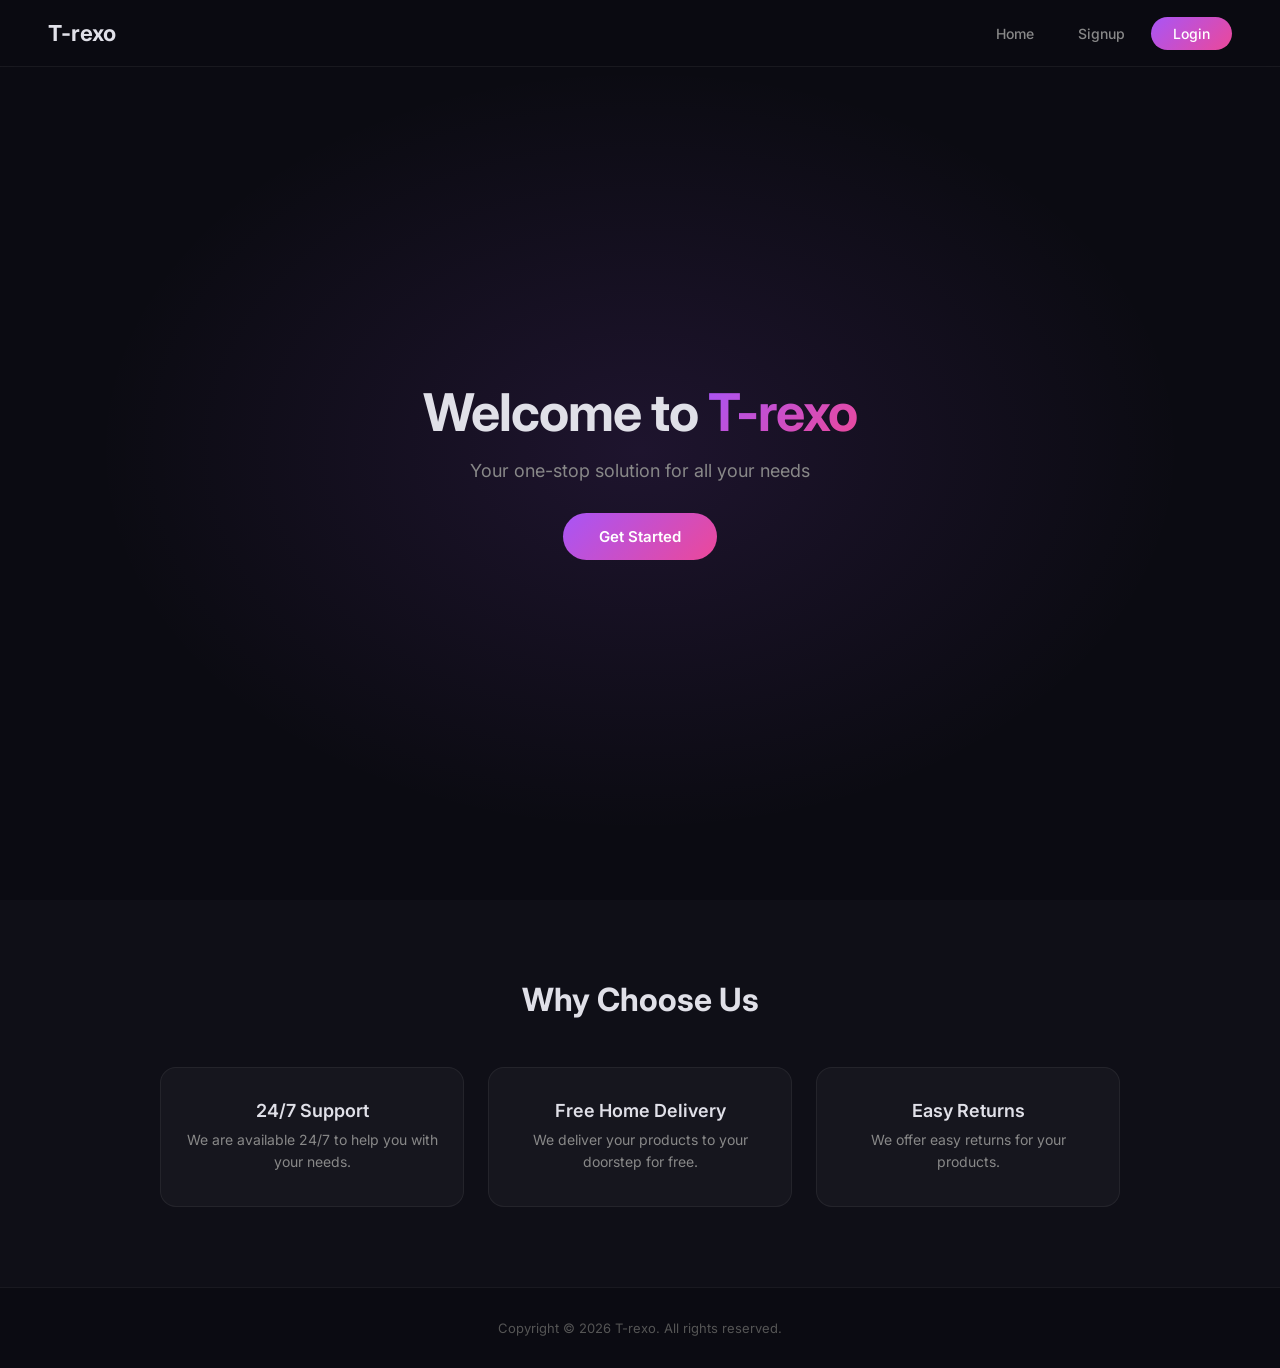
<file: index.html>
<!DOCTYPE html>
<html lang="en">

<head>
    <meta charset="UTF-8">
    <meta name="viewport" content="width=device-width, initial-scale=1.0">
    <title>T-rexo</title>
    <link href="https://fonts.googleapis.com/css2?family=Inter:wght@400;600;700&display=swap" rel="stylesheet">
    <link rel="stylesheet" href="style.css">
</head>

<body>
    <header class="header">
        <div class="logo">T-rexo</div>
        <div class="hamburger" id="hamburgerMenu">&#9776;</div>
        <nav class="nav" id="navMenu">
            <ul>
                <li><a href="index.html">Home</a></li>
                <li><a href="signup.html">Signup</a></li>
                <li><a href="login.html" class="login-btn">Login</a></li>
            </ul>
        </nav>
    </header>

    <section class="hero">
        <div class="hero-content">
            <h1>Welcome to <span>T-rexo</span></h1>
            <p>Your one-stop solution for all your needs</p>
            <button onclick="window.location.href='signup.html'">Get Started</button>
        </div>
    </section>

    <section class="features">
        <h2>Why Choose Us</h2>
        <div class="features-grid">
            <div class="feature-card">
                <h3>24/7 Support</h3>
                <p>We are available 24/7 to help you with your needs.</p>
            </div>
            <div class="feature-card">
                <h3>Free Home Delivery</h3>
                <p>We deliver your products to your doorstep for free.</p>
            </div>
            <div class="feature-card">
                <h3>Easy Returns</h3>
                <p>We offer easy returns for your products.</p>
            </div>
        </div>
    </section>

    <footer class="footer">
        <p>Copyright &copy; 2026 T-rexo. All rights reserved.</p>
    </footer>

    <script>
        document.getElementById('hamburgerMenu').addEventListener('click', function() {
            document.getElementById('navMenu').classList.toggle('show');
        });
    </script>
</body>

</html>
</file>
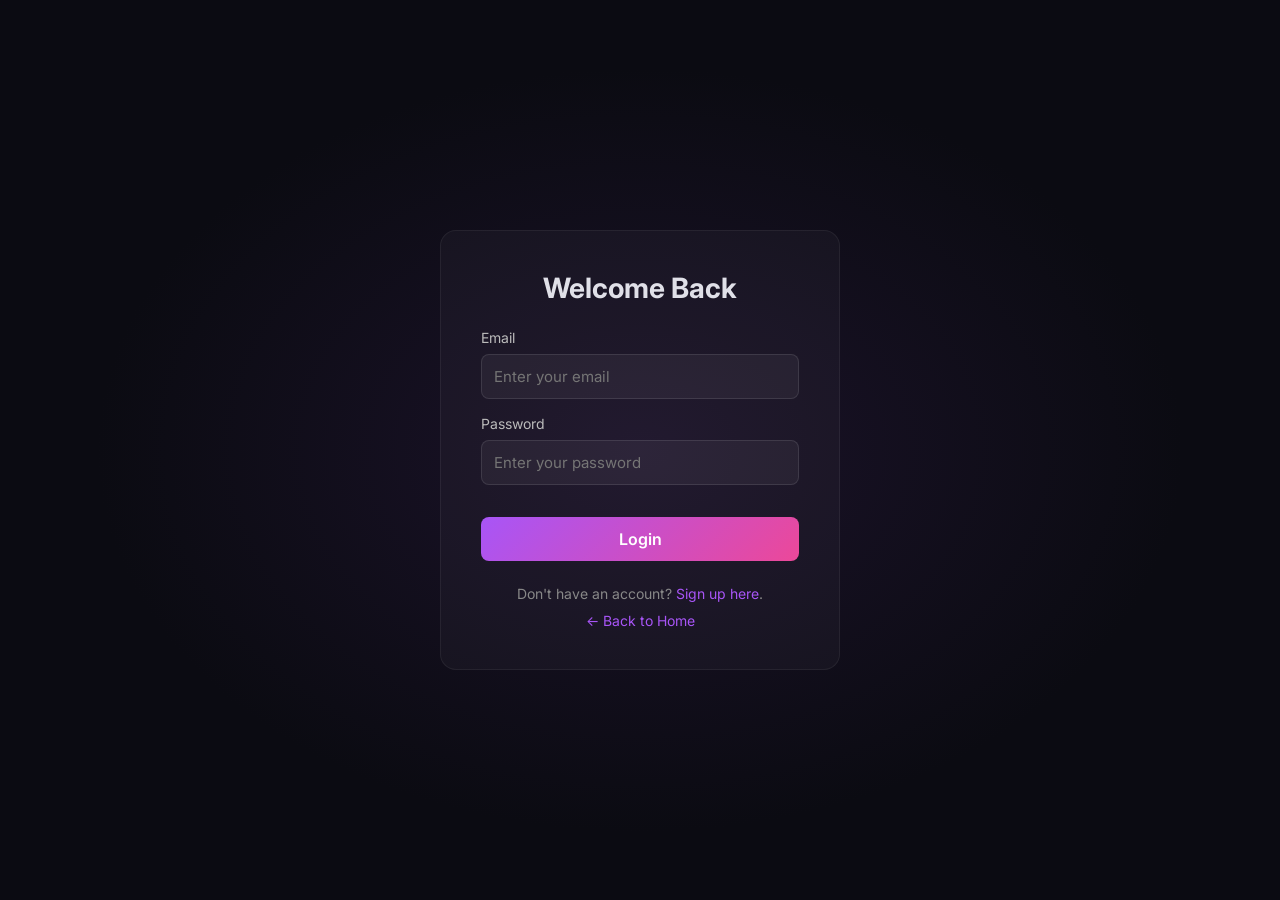
<file: analytics.html>
<!DOCTYPE html>
<html lang="en">
<head>
    <meta charset="UTF-8">
    <meta name="viewport" content="width=device-width, initial-scale=1.0">
    <title>Analytics - T-rexo Admin</title>
    <link href="https://fonts.googleapis.com/css2?family=Inter:wght@400;600;700&display=swap" rel="stylesheet">
    <link rel="stylesheet" href="style.css">
    <script src="global.js"></script>
    <style>
        .analytics-grid {
            display: grid;
            grid-template-columns: 1fr 1fr;
            gap: 24px;
        }
        
        .mock-pie-container {
            display: flex;
            align-items: center;
            justify-content: center;
            height: 300px;
        }

        .mock-pie {
            width: 200px;
            height: 200px;
            border-radius: 50%;
            /* Values will be overridden by JS */
            background: conic-gradient(#a855f7 0% 40%, #ec4899 40% 75%, #3b82f6 75% 100%);
        }

        .pie-legend {
            margin-left: 40px;
        }

        .legend-item {
            display: flex;
            align-items: center;
            margin-bottom: 12px;
            font-size: 14px;
            color: #888;
        }

        .legend-color {
            width: 16px;
            height: 16px;
            border-radius: 4px;
            margin-right: 12px;
        }
    </style>
</head>
<body>
    <div class="dashboard-layout">
        <!-- Sidebar Navigation -->
        <aside class="sidebar">
            <div class="sidebar-header-mobile">
                <div class="sidebar-logo">T-rexo Admin</div>
                <div class="sidebar-hamburger" id="sidebarHamburger">&#9776;</div>
            </div>
            <nav class="sidebar-nav" id="sidebarNav">
                <ul>
                    <li><a href="dashboard.html">Dashboard</a></li>
                    <li><a href="users.html">Users</a></li>
                    <li><a href="products.html">Products</a></li>
                    <li><a href="analytics.html" class="active">Analytics</a></li>
                    <li><a href="notifications.html">Notifications</a></li>
                    <li><a href="settings.html">Settings</a></li>
                </ul>
            </nav>
        </aside>

        <!-- Main Content Area -->
        <main class="main-content">
            <header class="dashboard-header">
                <h2>Analytics</h2>
                <div class="user-info">
                    <span class="user-email-display">admin@example.com</span>
                    <button class="logout-btn">Logout</button>
                </div>
            </header>

            <div class="dashboard-body">
                <div class="analytics-grid">
                    <!-- Bar Chart -->
                    <div class="chart-container">
                        <div class="chart-header">
                            <h3>Monthly User Growth (Bar Chart)</h3>
                        </div>
                        <div class="mock-chart" id="userGrowthChart">
                            <!-- Bars injected via JS -->
                        </div>
                    </div>

                    <!-- Pie Chart -->
                    <div class="chart-container">
                        <div class="chart-header">
                            <h3>Traffic Sources (Pie Chart)</h3>
                        </div>
                        <div class="mock-pie-container">
                            <div class="mock-pie" id="trafficPie"></div>
                            <div class="pie-legend" id="trafficLegend">
                                <!-- Legend items injected by JS -->
                            </div>
                        </div>
                    </div>
                </div>
            </div>
        </main>
    </div>

    <script src="analytics.js"></script>
</body>
</html>
</file>
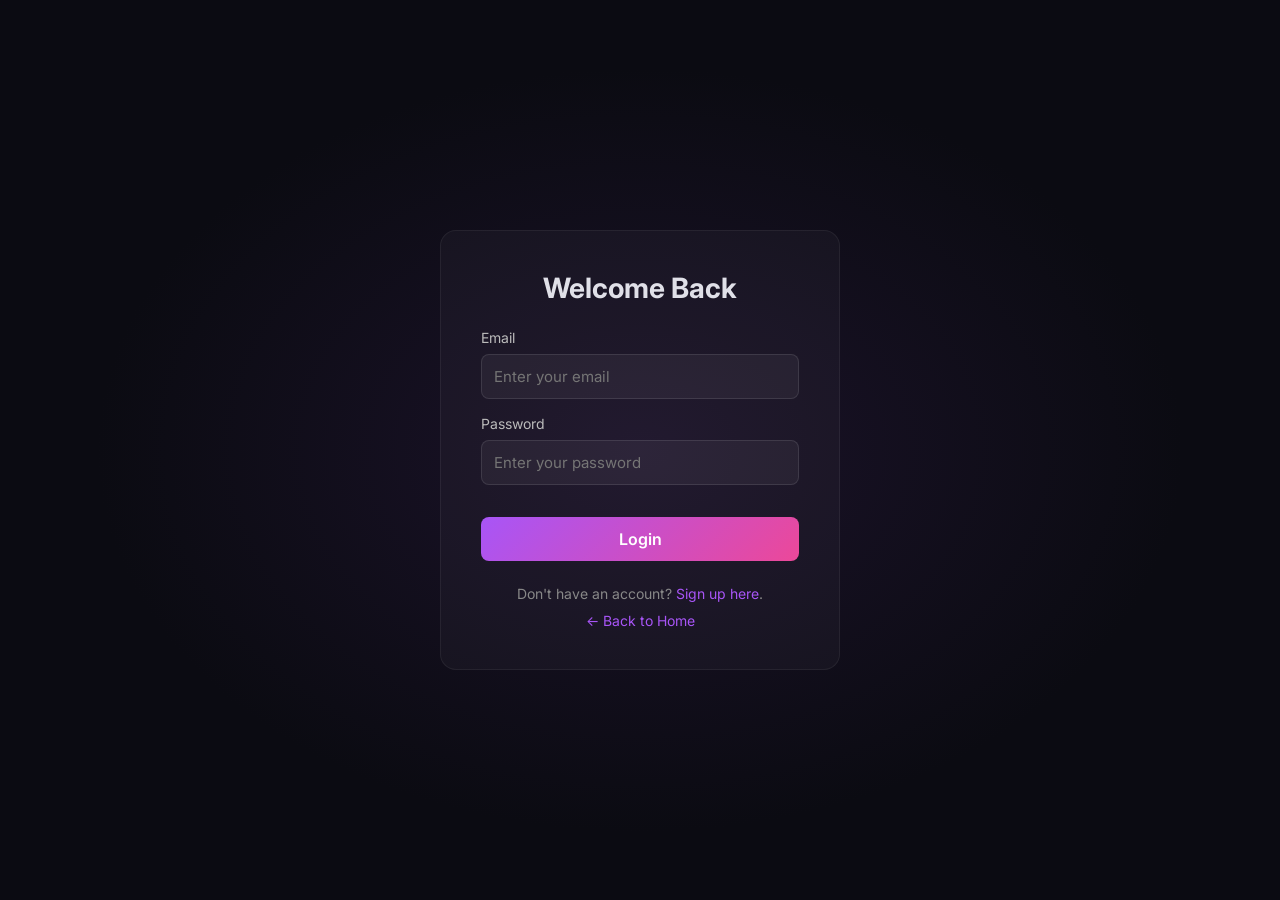
<file: dashboard.html>
<!DOCTYPE html>
<html lang="en">
<head>
    <meta charset="UTF-8">
    <meta name="viewport" content="width=device-width, initial-scale=1.0">
    <title>Dashboard - T-rexo</title>
    <link href="https://fonts.googleapis.com/css2?family=Inter:wght@400;600;700&display=swap" rel="stylesheet">
    <link rel="stylesheet" href="style.css">
    <script src="global.js"></script>
</head>
<body>
    <div class="dashboard-layout">
        <!-- Sidebar Navigation -->
        <aside class="sidebar">
            <div class="sidebar-header-mobile">
                <div class="sidebar-logo">T-rexo Admin</div>
                <div class="sidebar-hamburger" id="sidebarHamburger">&#9776;</div>
            </div>
            <nav class="sidebar-nav" id="sidebarNav">
                <ul>
                    <li><a href="dashboard.html" class="active">Dashboard</a></li>
                    <li><a href="users.html">Users</a></li>
                    <li><a href="products.html">Products</a></li>
                    <li><a href="analytics.html">Analytics</a></li>
                    <li><a href="notifications.html">Notifications</a></li>
                    <li><a href="settings.html">Settings</a></li>
                </ul>
            </nav>
        </aside>

        <!-- Main Content Area -->
        <main class="main-content">
            <!-- Header -->
            <header class="dashboard-header">
                <h2>Overview</h2>
                <div class="user-info">
                    <span class="user-email-display">admin@example.com</span>
                    <button class="logout-btn">Logout</button>
                </div>
            </header>

            <!-- Dashboard Body -->
            <div class="dashboard-body">
                <!-- Summary Cards -->
                <div class="summary-cards">
                    <div class="card">
                        <div class="card-title">Total Users</div>
                        <div class="card-value" id="totalUsersCard">--</div>
                    </div>
                    <div class="card">
                        <div class="card-title">Total Orders</div>
                        <div class="card-value" id="totalOrdersCard">--</div>
                    </div>
                    <div class="card">
                        <div class="card-title">Revenue</div>
                        <div class="card-value" id="revenueCard">--</div>
                    </div>
                </div>

                <!-- Mock Chart Area -->
                <div class="chart-container">
                    <div class="chart-header">
                        <h3>Weekly Sales</h3>
                    </div>
                    <div class="mock-chart" id="salesChart">
                        <!-- Bars injected via JS -->
                    </div>
                </div>
            </div>
        </main>
    </div>

    <script src="dashboard.js"></script>
</body>
</html>
</file>
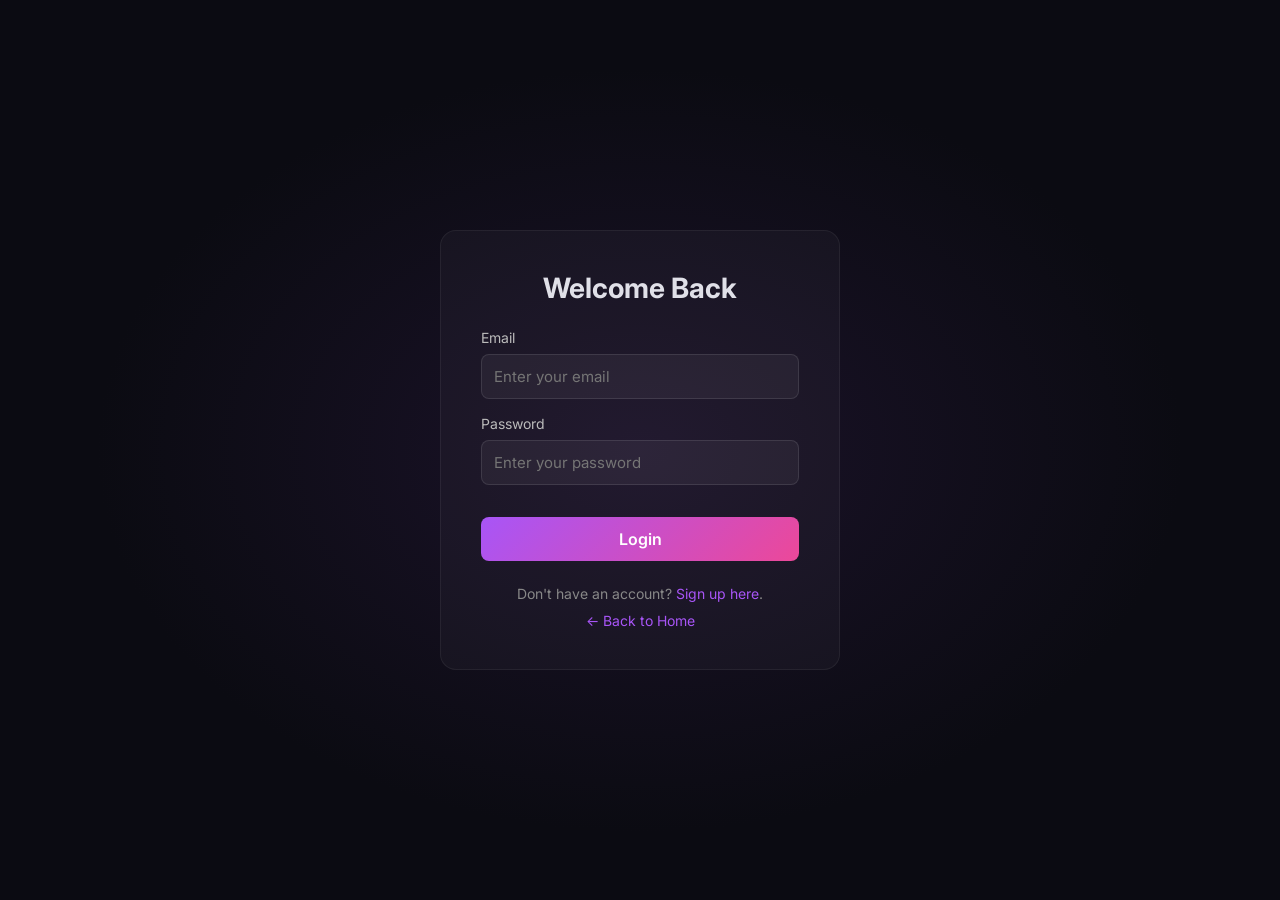
<file: login.html>
<!DOCTYPE html>
<html lang="en">
<head>
    <meta charset="UTF-8">
    <meta name="viewport" content="width=device-width, initial-scale=1.0">
    <title>Login - T-rexo</title>
    <link href="https://fonts.googleapis.com/css2?family=Inter:wght@400;600;700&display=swap" rel="stylesheet">
    <link rel="stylesheet" href="style.css">
    <script>
        // If already logged in, redirect to dashboard
        if (localStorage.getItem('loggedIn') === 'true') {
            window.location.href = 'dashboard.html';
        }
    </script>
</head>
<body>
    <div class="auth-container">
        <div class="auth-form">
            <h2>Welcome Back</h2>
            <form id="loginForm" novalidate>
                <div class="form-group">
                    <label for="loginEmail">Email</label>
                    <input type="email" id="loginEmail" required placeholder="Enter your email">
                    <div id="loginEmailError" class="error-message">Valid email is required.</div>
                </div>
                <div class="form-group">
                    <label for="loginPassword">Password</label>
                    <input type="password" id="loginPassword" required placeholder="Enter your password">
                    <div id="loginPasswordError" class="error-message">Password is required.</div>
                </div>
                <button type="submit">Login</button>
                <div id="loginFeedback" class="feedback-message"></div>
            </form>
            <div class="auth-links">
                Don't have an account? <a href="signup.html">Sign up here</a>.
            </div>
            <div class="auth-links" style="margin-top: 10px;">
                <a href="index.html">&larr; Back to Home</a>
            </div>
        </div>
    </div>
    <script src="auth.js"></script>
</body>
</html>
</file>
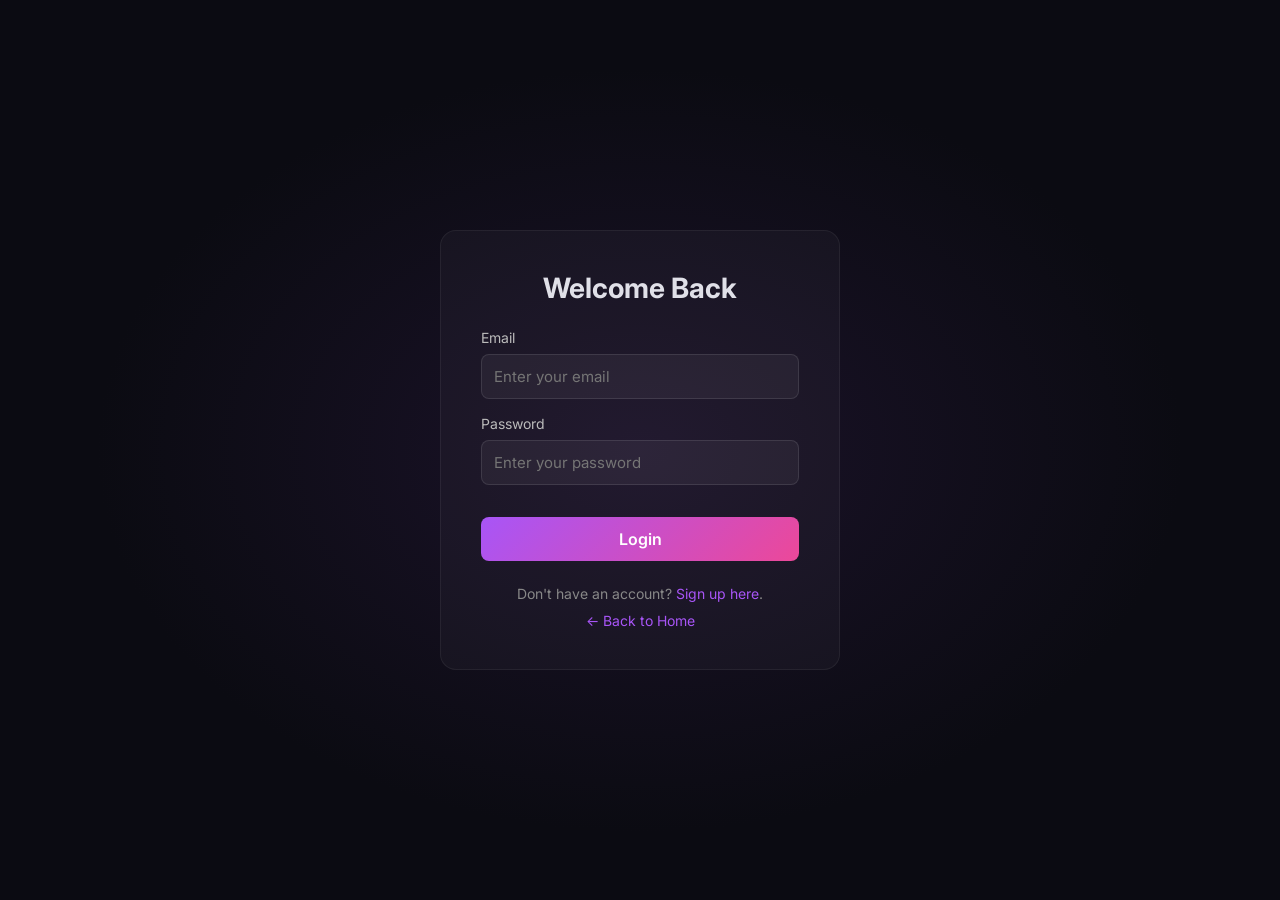
<file: products.html>
<!DOCTYPE html>
<html lang="en">
<head>
    <meta charset="UTF-8">
    <meta name="viewport" content="width=device-width, initial-scale=1.0">
    <title>Products - T-rexo Admin</title>
    <link href="https://fonts.googleapis.com/css2?family=Inter:wght@400;600;700&display=swap" rel="stylesheet">
    <link rel="stylesheet" href="style.css">
    <script src="global.js"></script>
    <style>
        .product-img {
            width: 40px;
            height: 40px;
            border-radius: 8px;
            background: rgba(255, 255, 255, 0.1);
            object-fit: cover;
        }
    </style>
</head>
<body>
    <div class="dashboard-layout">
        <!-- Sidebar Navigation -->
        <aside class="sidebar">
            <div class="sidebar-header-mobile">
                <div class="sidebar-logo">T-rexo Admin</div>
                <div class="sidebar-hamburger" id="sidebarHamburger">&#9776;</div>
            </div>
            <nav class="sidebar-nav" id="sidebarNav">
                <ul>
                    <li><a href="dashboard.html">Dashboard</a></li>
                    <li><a href="users.html">Users</a></li>
                    <li><a href="products.html" class="active">Products</a></li>
                    <li><a href="analytics.html">Analytics</a></li>
                    <li><a href="notifications.html">Notifications</a></li>
                    <li><a href="settings.html">Settings</a></li>
                </ul>
            </nav>
        </aside>

        <!-- Main Content Area -->
        <main class="main-content">
            <header class="dashboard-header">
                <h2>Products Management</h2>
                <div class="user-info">
                    <span class="user-email-display">admin@example.com</span>
                    <button class="logout-btn">Logout</button>
                </div>
            </header>

            <div class="dashboard-body">
                <div class="page-actions">
                    <div style="display:flex; gap: 12px;">
                        <input type="text" id="searchInput" class="search-input" style="width:200px" placeholder="Search product...">
                        <select id="sortSelect" class="search-input">
                            <option value="none">Sort by</option>
                            <option value="priceAsc">Price (Low to High)</option>
                            <option value="priceDesc">Price (High to Low)</option>
                            <option value="qtyAsc">Quantity (Low to High)</option>
                        </select>
                    </div>
                    <button class="btn-primary" id="addProductBtn">Add Product</button>
                </div>

                <div class="table-container">
                    <table class="admin-table">
                        <thead>
                            <tr>
                                <th>Picture</th>
                                <th>Name</th>
                                <th>Price</th>
                                <th>Quantity</th>
                                <th>Status</th>
                                <th>Actions</th>
                            </tr>
                        </thead>
                        <tbody id="productsTableBody">
                            <!-- Injected by JS -->
                        </tbody>
                    </table>
                </div>
            </div>
        </main>
    </div>

    <!-- Add/Edit Product Modal -->
    <div id="productModal" class="modal">
        <div class="modal-content">
            <h3 id="modalTitle">Add Product</h3>
            <form id="productForm">
                <input type="hidden" id="productId">
                <div class="form-group">
                    <label>Name</label>
                    <input type="text" id="productName" required>
                </div>
                <div class="form-group">
                    <label>Price</label>
                    <input type="number" step="0.01" id="productPrice" required>
                </div>
                <div class="form-group">
                    <label>Quantity</label>
                    <input type="number" id="productQty" required>
                </div>
                <div class="form-group">
                    <label>Picture URL</label>
                    <input type="url" id="productPic" placeholder="https://..." required>
                </div>
                <div class="form-group">
                    <label>Status</label>
                    <select id="productStatus" class="search-input" style="width:100%" required>
                        <option value="In Stock">In Stock</option>
                        <option value="Out of Stock">Out of Stock</option>
                    </select>
                </div>
                <div class="modal-actions">
                    <button type="button" class="btn-secondary" id="closeModalBtn">Cancel</button>
                    <button type="submit" class="btn-primary">Save Product</button>
                </div>
            </form>
        </div>
    </div>

    <script src="products.js"></script>
</body>
</html>
</file>
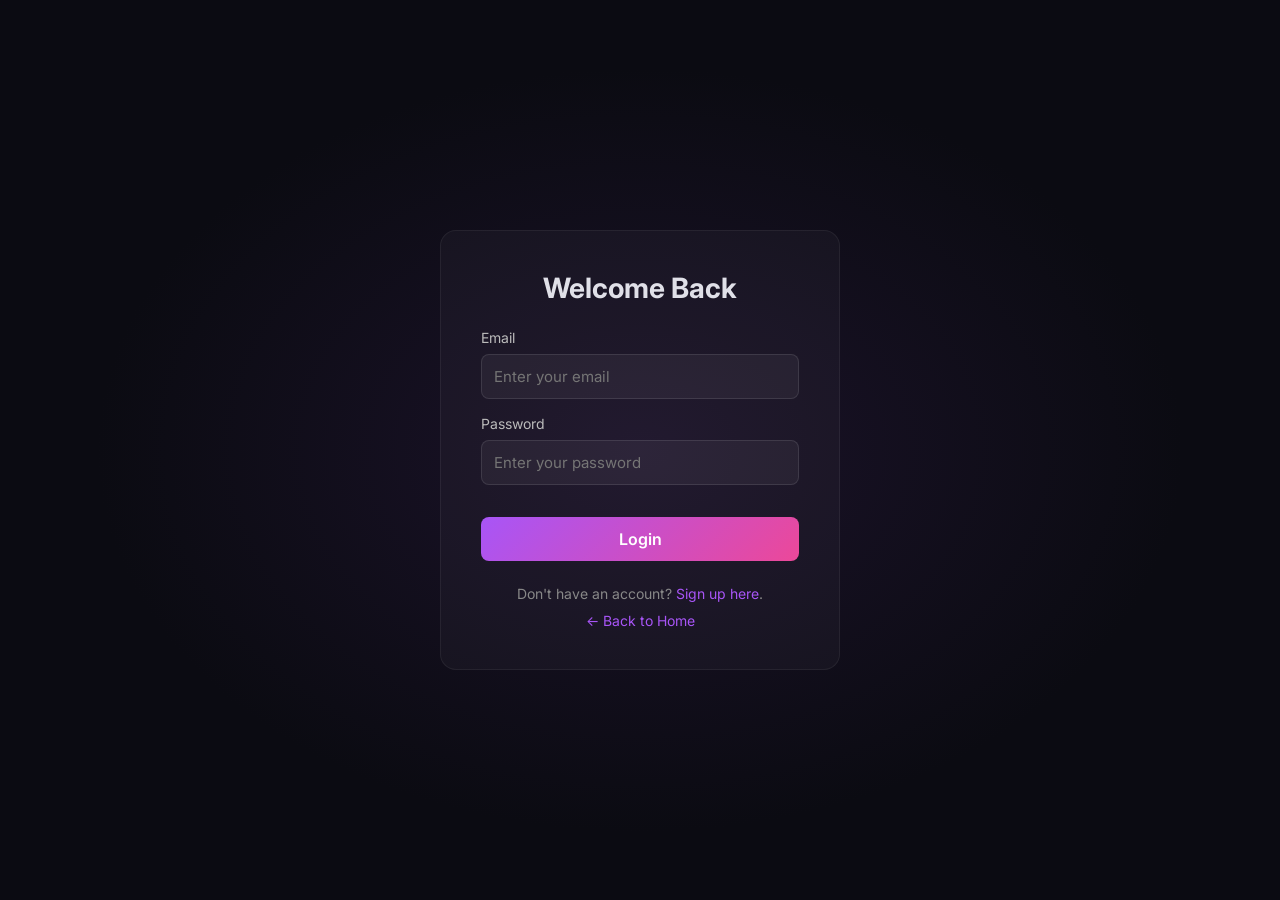
<file: settings.html>
<!DOCTYPE html>
<html lang="en">
<head>
    <meta charset="UTF-8">
    <meta name="viewport" content="width=device-width, initial-scale=1.0">
    <title>Settings - T-rexo Admin</title>
    <link href="https://fonts.googleapis.com/css2?family=Inter:wght@400;600;700&display=swap" rel="stylesheet">
    <link rel="stylesheet" href="style.css">
    <script src="global.js"></script>
</head>
<body>
    <div class="dashboard-layout">
        <!-- Sidebar Navigation -->
        <aside class="sidebar">
            <div class="sidebar-header-mobile">
                <div class="sidebar-logo">T-rexo Admin</div>
                <div class="sidebar-hamburger" id="sidebarHamburger">&#9776;</div>
            </div>
            <nav class="sidebar-nav" id="sidebarNav">
                <ul>
                    <li><a href="dashboard.html">Dashboard</a></li>
                    <li><a href="users.html">Users</a></li>
                    <li><a href="products.html">Products</a></li>
                    <li><a href="analytics.html">Analytics</a></li>
                    <li><a href="notifications.html">Notifications</a></li>
                    <li><a href="settings.html" class="active">Settings</a></li>
                </ul>
            </nav>
        </aside>

        <!-- Main Content Area -->
        <main class="main-content">
            <header class="dashboard-header">
                <h2>Settings</h2>
                <div class="user-info">
                    <span class="user-email-display">admin@example.com</span>
                    <button class="logout-btn">Logout</button>
                </div>
            </header>

            <div class="dashboard-body">
                
                <div class="settings-grid" style="display: grid; grid-template-columns: 1fr 1fr; gap: 40px; max-width: 900px;">
                    <!-- Profile Update -->
                    <div class="card">
                        <h3 style="margin-bottom: 20px;">Profile Settings</h3>
                        <form id="profileForm">
                            <div class="form-group">
                                <label>Name</label>
                                <input type="text" id="profileName" placeholder="Your Name" required>
                            </div>
                            <div class="form-group">
                                <label>Email</label>
                                <input type="email" id="profileEmail" required disabled title="Emails cannot be changed in this mock.">
                            </div>
                            <button type="submit" class="btn-primary">Save Profile</button>
                            <div id="profileFeedback" class="feedback-message"></div>
                        </form>
                    </div>

                    <!-- Password and Appearance -->
                    <div class="card">
                        <h3 style="margin-bottom: 20px;">Security & Appearance</h3>
                        
                        <form id="passwordForm">
                            <div class="form-group">
                                <label>New Password</label>
                                <input type="password" id="newPassword" minlength="6" required>
                            </div>
                            <button type="submit" class="btn-primary" style="margin-bottom: 30px;">Update Password</button>
                            <div id="passwordFeedback" class="feedback-message" style="margin-top: -15px; margin-bottom: 20px;"></div>
                        </form>

                        <hr style="border: 0; border-top: 1px solid rgba(255,255,255,0.1); margin-bottom: 20px;">

                        <div style="display: flex; justify-content: space-between; align-items: center;">
                            <div>
                                <h4 style="margin-bottom: 6px;">Dark Mode</h4>
                                <p style="font-size: 13px; color: #888;">Toggle the appearance of the dashboard.</p>
                            </div>
                            <button id="themeToggleBtn" class="btn-secondary">Switch to Light Theme</button>
                        </div>
                    </div>
                </div>

            </div>
        </main>
    </div>

    <script src="settings.js"></script>
</body>
</html>
</file>
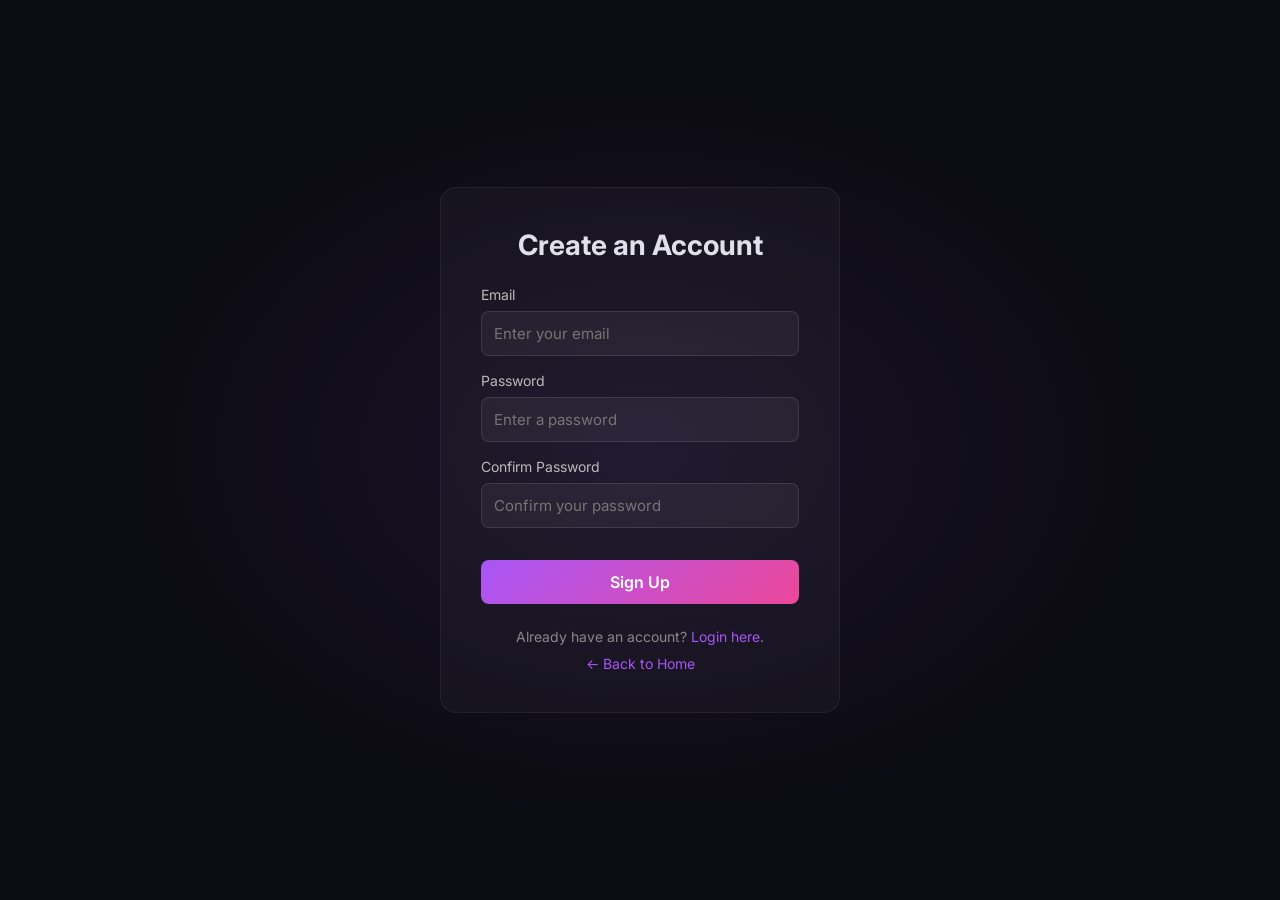
<file: signup.html>
<!DOCTYPE html>
<html lang="en">
<head>
    <meta charset="UTF-8">
    <meta name="viewport" content="width=device-width, initial-scale=1.0">
    <title>Signup - T-rexo</title>
    <link href="https://fonts.googleapis.com/css2?family=Inter:wght@400;600;700&display=swap" rel="stylesheet">
    <link rel="stylesheet" href="style.css">
</head>
<body>
    <div class="auth-container">
        <div class="auth-form">
            <h2>Create an Account</h2>
            <form id="signupForm" novalidate>
                <div class="form-group">
                    <label for="email">Email</label>
                    <input type="email" id="email" required placeholder="Enter your email">
                    <div id="emailError" class="error-message">Valid email is required.</div>
                </div>
                <div class="form-group">
                    <label for="password">Password</label>
                    <input type="password" id="password" required placeholder="Enter a password">
                    <div id="passwordError" class="error-message">Password must be at least 6 characters.</div>
                </div>
                <div class="form-group">
                    <label for="confirmPassword">Confirm Password</label>
                    <input type="password" id="confirmPassword" required placeholder="Confirm your password">
                    <div id="confirmError" class="error-message">Passwords do not match.</div>
                </div>
                <button type="submit">Sign Up</button>
                <div id="feedbackMessage" class="feedback-message"></div>
            </form>
            <div class="auth-links">
                Already have an account? <a href="login.html">Login here</a>.
            </div>
            <div class="auth-links" style="margin-top: 10px;">
                <a href="index.html">&larr; Back to Home</a>
            </div>
        </div>
    </div>
    <script src="auth.js"></script>
</body>
</html>
</file>
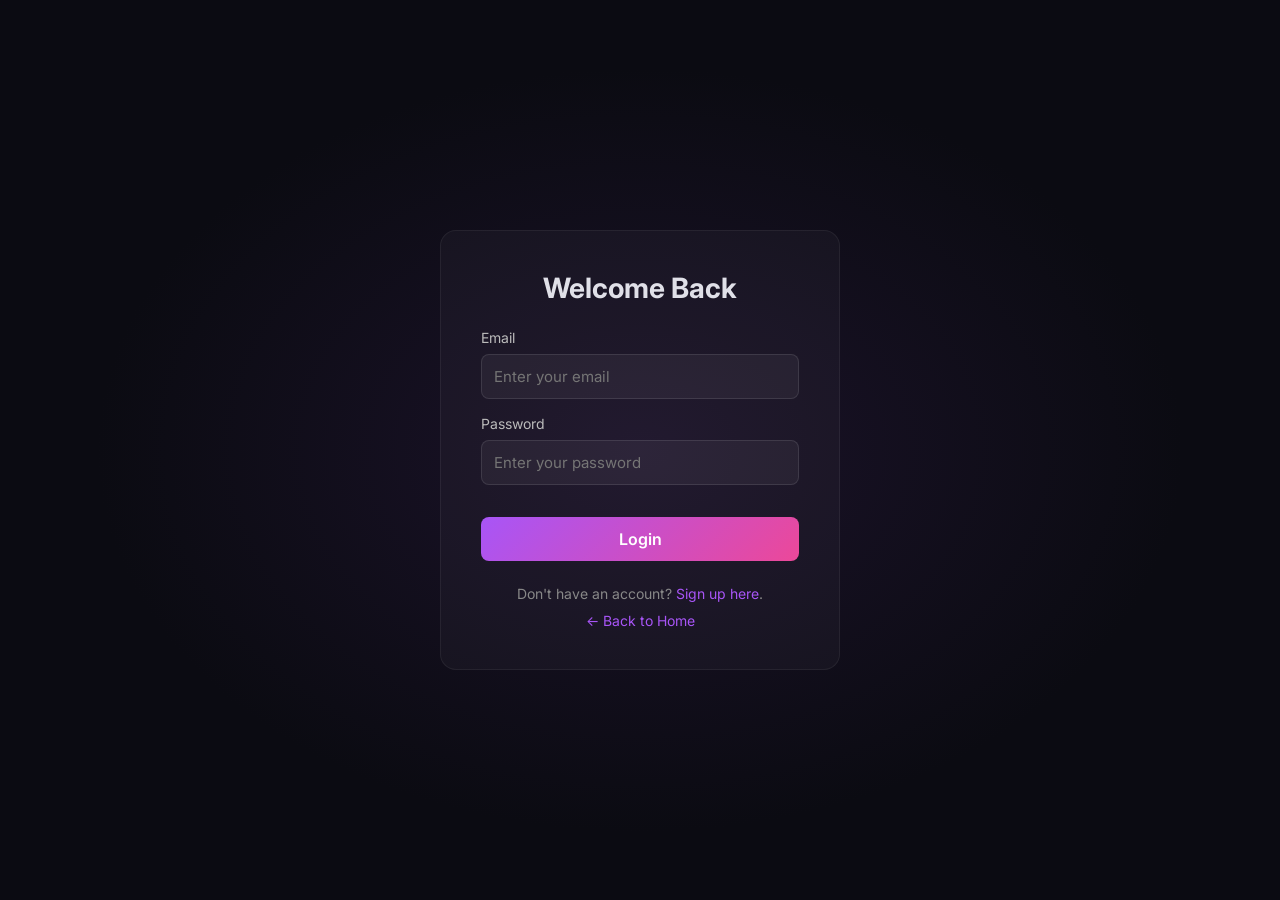
<file: users.html>
<!DOCTYPE html>
<html lang="en">
<head>
    <meta charset="UTF-8">
    <meta name="viewport" content="width=device-width, initial-scale=1.0">
    <title>Users - T-rexo Admin</title>
    <link href="https://fonts.googleapis.com/css2?family=Inter:wght@400;600;700&display=swap" rel="stylesheet">
    <link rel="stylesheet" href="style.css">
    <script src="global.js"></script>
</head>
<body>
    <div class="dashboard-layout">
        <!-- Sidebar Navigation -->
        <aside class="sidebar">
            <div class="sidebar-header-mobile">
                <div class="sidebar-logo">T-rexo Admin</div>
                <div class="sidebar-hamburger" id="sidebarHamburger">&#9776;</div>
            </div>
            <nav class="sidebar-nav" id="sidebarNav">
                <ul>
                    <li><a href="dashboard.html">Dashboard</a></li>
                    <li><a href="users.html" class="active">Users</a></li>
                    <li><a href="products.html">Products</a></li>
                    <li><a href="analytics.html">Analytics</a></li>
                    <li><a href="notifications.html">Notifications</a></li>
                    <li><a href="settings.html">Settings</a></li>
                </ul>
            </nav>
        </aside>

        <!-- Main Content Area -->
        <main class="main-content">
            <header class="dashboard-header">
                <h2>Users Management</h2>
                <div class="user-info">
                    <span class="user-email-display">admin@example.com</span>
                    <button class="logout-btn">Logout</button>
                </div>
            </header>

            <div class="dashboard-body">
                <div class="page-actions">
                    <input type="text" id="searchInput" class="search-input" placeholder="Search users by name or email...">
                    <button class="btn-primary" id="addUserBtn">Add User</button>
                </div>

                <div class="table-container">
                    <table class="admin-table">
                        <thead>
                            <tr>
                                <th>Name</th>
                                <th>Email</th>
                                <th>Role</th>
                                <th>Status</th>
                                <th>Actions</th>
                            </tr>
                        </thead>
                        <tbody id="usersTableBody">
                            <!-- Injected by JS -->
                        </tbody>
                    </table>
                </div>
            </div>
        </main>
    </div>

    <!-- Add/Edit User Modal -->
    <div id="userModal" class="modal">
        <div class="modal-content">
            <h3 id="modalTitle">Add User</h3>
            <form id="userForm">
                <input type="hidden" id="userId">
                <div class="form-group">
                    <label>Name</label>
                    <input type="text" id="userName" required>
                </div>
                <div class="form-group">
                    <label>Email</label>
                    <input type="email" id="userEmail" required>
                </div>
                <div class="form-group">
                    <label>Role</label>
                    <select id="userRole" class="search-input" style="width:100%" required>
                        <option value="Admin">Admin</option>
                        <option value="User">User</option>
                    </select>
                </div>
                <div class="form-group">
                    <label>Status</label>
                    <select id="userStatus" class="search-input" style="width:100%" required>
                        <option value="Active">Active</option>
                        <option value="Inactive">Inactive</option>
                    </select>
                </div>
                <div class="modal-actions">
                    <button type="button" class="btn-secondary" id="closeModalBtn">Cancel</button>
                    <button type="submit" class="btn-primary">Save User</button>
                </div>
            </form>
        </div>
    </div>

    <script src="users.js"></script>
</body>
</html>
</file>
<file: style.css>
/* Reset */
* {
    margin: 0;
    padding: 0;
    box-sizing: border-box;
}

body {
    font-family: 'Inter', sans-serif;
    background: #0b0b12;
    color: #e0e0e8;
}

a {
    text-decoration: none;
    color: inherit;
}

/* Header */
.header {
    display: flex;
    justify-content: space-between;
    align-items: center;
    padding: 20px 48px;
    background: rgba(11, 11, 18, 0.8);
    backdrop-filter: blur(12px);
    position: fixed;
    width: 100%;
    top: 0;
    z-index: 10;
    border-bottom: 1px solid rgba(255, 255, 255, 0.06);
}

.logo {
    font-size: 22px;
    font-weight: 700;
}

.nav ul {
    display: flex;
    list-style: none;
    gap: 8px;
    align-items: center;
}

.nav ul li a {
    padding: 8px 18px;
    font-size: 14px;
    font-weight: 500;
    color: #888;
    border-radius: 6px;
    transition: color 0.3s, background 0.3s;
}

.nav ul li a:hover {
    color: #fff;
    background: rgba(255, 255, 255, 0.06);
}

.login-btn {
    background: linear-gradient(135deg, #a855f7, #ec4899);
    color: #fff !important;
    border-radius: 50px !important;
    padding: 8px 22px !important;
}

.login-btn:hover {
    opacity: 0.9;
    background: linear-gradient(135deg, #a855f7, #ec4899) !important;
}

/* Hero */
.hero {
    min-height: 100vh;
    display: flex;
    align-items: center;
    justify-content: center;
    text-align: center;
    padding: 120px 24px 80px;
    background: radial-gradient(ellipse at center, rgba(168, 85, 247, 0.12) 0%, transparent 60%);
}

.hero-content h1 {
    font-size: 52px;
    font-weight: 700;
    letter-spacing: -1px;
    margin-bottom: 16px;
}

.hero-content h1 span {
    background: linear-gradient(135deg, #a855f7, #ec4899);
    -webkit-background-clip: text;
    -webkit-text-fill-color: transparent;
}

.hero-content p {
    font-size: 18px;
    color: #888;
    margin-bottom: 32px;
}

.hero-content button {
    padding: 14px 36px;
    font-size: 15px;
    font-weight: 600;
    font-family: 'Inter', sans-serif;
    color: #fff;
    background: linear-gradient(135deg, #a855f7, #ec4899);
    border: none;
    border-radius: 50px;
    cursor: pointer;
    transition: transform 0.3s, box-shadow 0.3s;
}

.hero-content button:hover {
    transform: translateY(-2px);
    box-shadow: 0 8px 24px rgba(168, 85, 247, 0.3);
}

/* Features */
.features {
    padding: 80px 48px;
    background: #0f0f17;
}

.features h2 {
    text-align: center;
    font-size: 32px;
    font-weight: 700;
    margin-bottom: 48px;
}

.features-grid {
    display: grid;
    grid-template-columns: repeat(3, 1fr);
    gap: 24px;
    max-width: 960px;
    margin: 0 auto;
}

.feature-card {
    padding: 32px 24px;
    background: rgba(255, 255, 255, 0.03);
    border: 1px solid rgba(255, 255, 255, 0.06);
    border-radius: 16px;
    text-align: center;
    transition: transform 0.3s, border-color 0.3s;
}

.feature-card:hover {
    transform: translateY(-4px);
    border-color: rgba(168, 85, 247, 0.25);
}


.feature-card h3 {
    font-size: 18px;
    font-weight: 600;
    margin-bottom: 8px;
}

.feature-card p {
    font-size: 14px;
    color: #888;
    line-height: 1.6;
}

/* Footer */
.footer {
    padding: 32px 48px;
    text-align: center;
    border-top: 1px solid rgba(255, 255, 255, 0.06);
}

.footer p {
    font-size: 13px;
    color: #555;
}

/* Responsive Landing Page */
.hamburger {
    display: none;
    font-size: 24px;
    cursor: pointer;
    color: #fff;
}

@media (max-width: 768px) {
    .header {
        padding: 16px 20px;
        flex-wrap: wrap;
    }

    .hamburger {
        display: block;
    }

    .nav {
        width: 100%;
        display: none;
        flex-direction: column;
        margin-top: 16px;
    }

    .nav.show {
        display: flex;
    }

    .nav ul {
        flex-direction: column;
        width: 100%;
        gap: 12px;
    }

    .nav ul li {
        width: 100%;
        text-align: center;
    }

    .nav ul li a {
        display: block;
        padding: 12px;
        background: rgba(255, 255, 255, 0.05);
    }

    .hero-content h1 {
        font-size: 32px;
    }

    .features {
        padding: 60px 20px;
    }

    .features-grid {
        grid-template-columns: 1fr;
    }

    .footer {
        padding: 24px 20px;
    }
}

/* Auth Forms */
.auth-container {
    min-height: 100vh;
    display: flex;
    align-items: center;
    justify-content: center;
    background: radial-gradient(ellipse at center, rgba(168, 85, 247, 0.1) 0%, #0b0b12 60%);
    padding: 20px;
}

.auth-form {
    background: rgba(255, 255, 255, 0.03);
    border: 1px solid rgba(255, 255, 255, 0.06);
    padding: 40px;
    border-radius: 16px;
    width: 100%;
    max-width: 400px;
    text-align: center;
}

.auth-form h2 {
    margin-bottom: 24px;
    font-size: 28px;
    font-weight: 700;
}

.form-group {
    margin-bottom: 16px;
    text-align: left;
}

.form-group label {
    display: block;
    margin-bottom: 8px;
    font-size: 14px;
    color: #bbb;
}

.form-group input {
    width: 100%;
    padding: 12px;
    background: rgba(255, 255, 255, 0.05);
    border: 1px solid rgba(255, 255, 255, 0.1);
    border-radius: 8px;
    color: #fff;
    font-size: 15px;
    font-family: inherit;
    outline: none;
    transition: border-color 0.3s;
}

.form-group input:focus {
    border-color: #a855f7;
}

.auth-form button {
    width: 100%;
    padding: 12px;
    margin-top: 16px;
    background: linear-gradient(135deg, #a855f7, #ec4899);
    color: #fff;
    border: none;
    border-radius: 8px;
    font-size: 16px;
    font-weight: 600;
    cursor: pointer;
    font-family: inherit;
    transition: opacity 0.3s;
}

.auth-form button:hover {
    opacity: 0.9;
}

.auth-links {
    margin-top: 24px;
    font-size: 14px;
    color: #888;
}

.auth-links a {
    color: #a855f7;
}

.error-message {
    color: #ef4444;
    font-size: 13px;
    margin-top: 5px;
    display: none;
}

.feedback-message {
    font-size: 14px;
    margin-top: 16px;
    display: none;
}

/* Dashboard Layout */
.dashboard-layout {
    display: flex;
    min-height: 100vh;
    background: #0b0b12;
}

.sidebar {
    width: 250px;
    background: rgba(255, 255, 255, 0.02);
    border-right: 1px solid rgba(255, 255, 255, 0.06);
    padding: 24px;
    display: flex;
    flex-direction: column;
}

.sidebar-logo {
    font-size: 24px;
    font-weight: 700;
    margin-bottom: 40px;
    color: #fff;
}

.sidebar-nav ul {
    list-style: none;
}

.sidebar-nav li {
    margin-bottom: 12px;
}

.sidebar-nav a {
    display: block;
    padding: 10px 16px;
    border-radius: 8px;
    color: #888;
    transition: all 0.3s;
}

.sidebar-nav a.active, .sidebar-nav a:hover {
    background: rgba(255, 255, 255, 0.05);
    color: #fff;
}

.main-content {
    flex: 1;
    display: flex;
    flex-direction: column;
}

.dashboard-header {
    height: 70px;
    display: flex;
    justify-content: space-between;
    align-items: center;
    padding: 0 40px;
    border-bottom: 1px solid rgba(255, 255, 255, 0.06);
}

.user-info {
    display: flex;
    align-items: center;
    gap: 16px;
}

.logout-btn {
    padding: 8px 16px;
    background: rgba(239, 68, 68, 0.1);
    color: #ef4444;
    border: 1px solid rgba(239, 68, 68, 0.2);
    border-radius: 6px;
    cursor: pointer;
    font-family: inherit;
    font-size: 14px;
    transition: all 0.3s;
}

.logout-btn:hover {
    background: rgba(239, 68, 68, 0.2);
}

.dashboard-body {
    padding: 40px;
    flex: 1;
    overflow-y: auto;
}

.summary-cards {
    display: grid;
    grid-template-columns: repeat(3, 1fr);
    gap: 24px;
    margin-bottom: 40px;
}

.card {
    background: rgba(255, 255, 255, 0.03);
    border: 1px solid rgba(255, 255, 255, 0.06);
    border-radius: 12px;
    padding: 24px;
}

.card-title {
    font-size: 14px;
    color: #888;
    margin-bottom: 8px;
}

.card-value {
    font-size: 28px;
    font-weight: 700;
}

.chart-container {
    background: rgba(255, 255, 255, 0.03);
    border: 1px solid rgba(255, 255, 255, 0.06);
    border-radius: 12px;
    padding: 24px;
    margin-bottom: 40px;
}

.chart-header {
    margin-bottom: 24px;
}

.mock-chart {
    height: 300px;
    display: flex;
    align-items: flex-end;
    gap: 10%;
    padding-top: 20px;
}

.chart-bar {
    flex: 1;
    background: linear-gradient(180deg, #a855f7, rgba(168, 85, 247, 0.2));
    border-radius: 4px 4px 0 0;
    position: relative;
}

.chart-bar span {
    position: absolute;
    top: -24px;
    width: 100%;
    text-align: center;
    font-size: 12px;
    color: #888;
}

/* Base Top Actions (Search/Add) */
.page-actions {
    display: flex;
    justify-content: space-between;
    margin-bottom: 24px;
    align-items: center;
}

.search-input {
    padding: 10px 16px;
    background: rgba(255, 255, 255, 0.05);
    border: 1px solid rgba(255, 255, 255, 0.1);
    border-radius: 8px;
    color: #fff;
    width: 300px;
    font-family: inherit;
}

.search-input:focus {
    border-color: #a855f7;
    outline: none;
}

.btn-primary {
    padding: 10px 20px;
    background: linear-gradient(135deg, #a855f7, #ec4899);
    color: #fff;
    border: none;
    border-radius: 8px;
    font-size: 14px;
    font-weight: 600;
    cursor: pointer;
    font-family: inherit;
}

/* Tables */
.table-container {
    background: rgba(255, 255, 255, 0.03);
    border: 1px solid rgba(255, 255, 255, 0.06);
    border-radius: 12px;
    overflow: hidden;
}

.admin-table {
    width: 100%;
    border-collapse: collapse;
    text-align: left;
}

.admin-table th, 
.admin-table td {
    padding: 16px 24px;
    border-bottom: 1px solid rgba(255, 255, 255, 0.05);
}

.admin-table th {
    font-weight: 600;
    color: #888;
    background: rgba(255, 255, 255, 0.02);
}

.admin-table tr:last-child td {
    border-bottom: none;
}

.badge {
    padding: 4px 10px;
    border-radius: 50px;
    font-size: 12px;
    font-weight: 600;
}

.badge.active { background: rgba(16, 185, 129, 0.2); color: #10b981; }
.badge.inactive { background: rgba(239, 68, 68, 0.2); color: #ef4444; }
.badge.admin { background: rgba(168, 85, 247, 0.2); color: #a855f7; }

.action-btn {
    background: none;
    border: none;
    color: #888;
    cursor: pointer;
    font-size: 14px;
    margin-right: 12px;
}
.action-btn.edit:hover { color: #3b82f6; }
.action-btn.delete:hover { color: #ef4444; }

/* Modals */
.modal {
    display: none; 
    position: fixed;
    z-index: 1000;
    left: 0;
    top: 0;
    width: 100%;
    height: 100%;
    background-color: rgba(0,0,0,0.5);
    backdrop-filter: blur(5px);
    align-items: center;
    justify-content: center;
}

.modal.show {
    display: flex;
}

.modal-content {
    background: #111119;
    border: 1px solid rgba(255, 255, 255, 0.1);
    border-radius: 16px;
    padding: 32px;
    width: 400px;
    max-width: 90%;
}

.modal-content h3 {
    margin-bottom: 20px;
}

.modal-actions {
    display: flex;
    justify-content: flex-end;
    gap: 12px;
    margin-top: 24px;
}

.btn-secondary {
    padding: 10px 20px;
    background: rgba(255, 255, 255, 0.1);
    color: #fff;
    border: none;
    border-radius: 8px;
    cursor: pointer;
    font-family: inherit;
}

/* Light Theme Override */
body.light-theme {
    background: #f8fafc;
    color: #0f172a;
}

body.light-theme .sidebar, 
body.light-theme .dashboard-header,
body.light-theme .auth-form,
body.light-theme .card,
body.light-theme .table-container,
body.light-theme .chart-container,
body.light-theme .modal-content {
    background: #ffffff;
    border-color: #e2e8f0;
    box-shadow: 0 4px 6px -1px rgba(0, 0, 0, 0.05);
}

body.light-theme .sidebar-logo,
body.light-theme .admin-table th,
body.light-theme label,
body.light-theme h2,
body.light-theme h3 {
    color: #1e293b;
}

body.light-theme .sidebar-nav a {
    color: #64748b;
}

body.light-theme .sidebar-nav a.active, 
body.light-theme .sidebar-nav a:hover {
    background: #f1f5f9;
    color: #0f172a;
}

body.light-theme .form-group input,
body.light-theme .search-input {
    background: #fff;
    border-color: #cbd5e1;
    color: #0f172a;
}

body.light-theme .admin-table th, 
body.light-theme .admin-table td {
    border-bottom-color: #f1f5f9;
}

/* Dashboard Responsive */
@media (max-width: 900px) {
    .dashboard-layout {
        flex-direction: column;
    }
    
    .sidebar {
        width: 100%;
        border-right: none;
        border-bottom: 1px solid rgba(255, 255, 255, 0.06);
        padding: 16px 20px;
        flex-direction: column;
        align-items: flex-start;
    }

    body.light-theme .sidebar {
        border-bottom-color: #e2e8f0;
    }

    .sidebar-header-mobile {
        width: 100%;
        display: flex;
        justify-content: space-between;
        align-items: center;
    }

    .sidebar-logo {
        margin-bottom: 0;
        font-size: 20px;
    }

    .sidebar-hamburger {
        display: block;
        font-size: 24px;
        cursor: pointer;
        color: #fff;
    }

    body.light-theme .sidebar-hamburger {
        color: #1e293b;
    }

    .sidebar-nav {
        width: 100%;
        display: none;
        margin-top: 16px;
    }

    .sidebar-nav.show {
        display: block;
    }

    .sidebar-nav ul {
        display: flex;
        flex-direction: column;
        gap: 8px;
    }

    .sidebar-nav li {
        margin-bottom: 0;
    }

    .dashboard-header {
        padding: 0 20px;
    }

    .dashboard-body {
        padding: 20px;
    }

    .summary-cards {
        grid-template-columns: 1fr;
        gap: 16px;
    }

    .analytics-grid, .settings-grid {
        grid-template-columns: 1fr !important;
        gap: 20px !important;
    }

    .page-actions {
        flex-direction: column;
        align-items: stretch;
        gap: 16px;
    }

    .page-actions > div {
        flex-direction: column;
        width: 100%;
    }

    .search-input {
        width: 100% !important;
    }
    
    .btn-primary {
        width: 100%;
    }

    .table-container {
        overflow-x: auto;
    }
}
</file>
